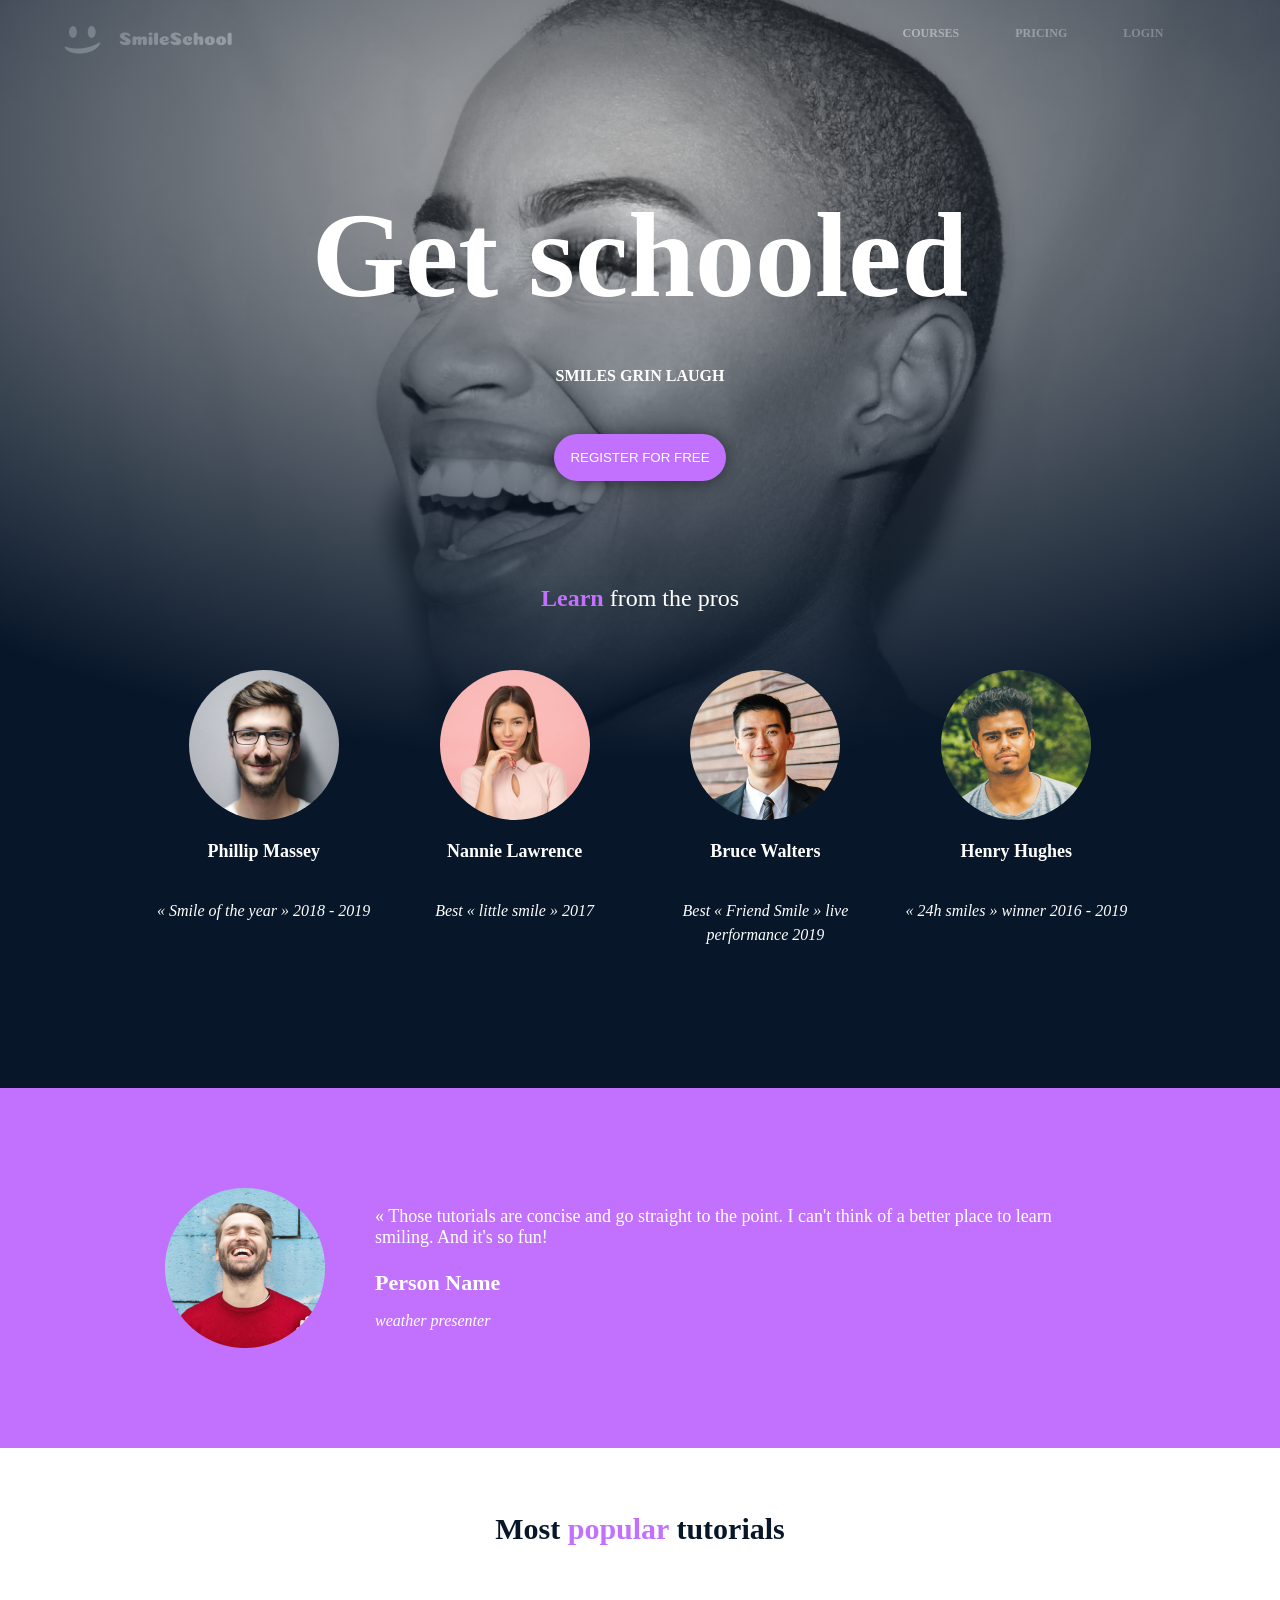
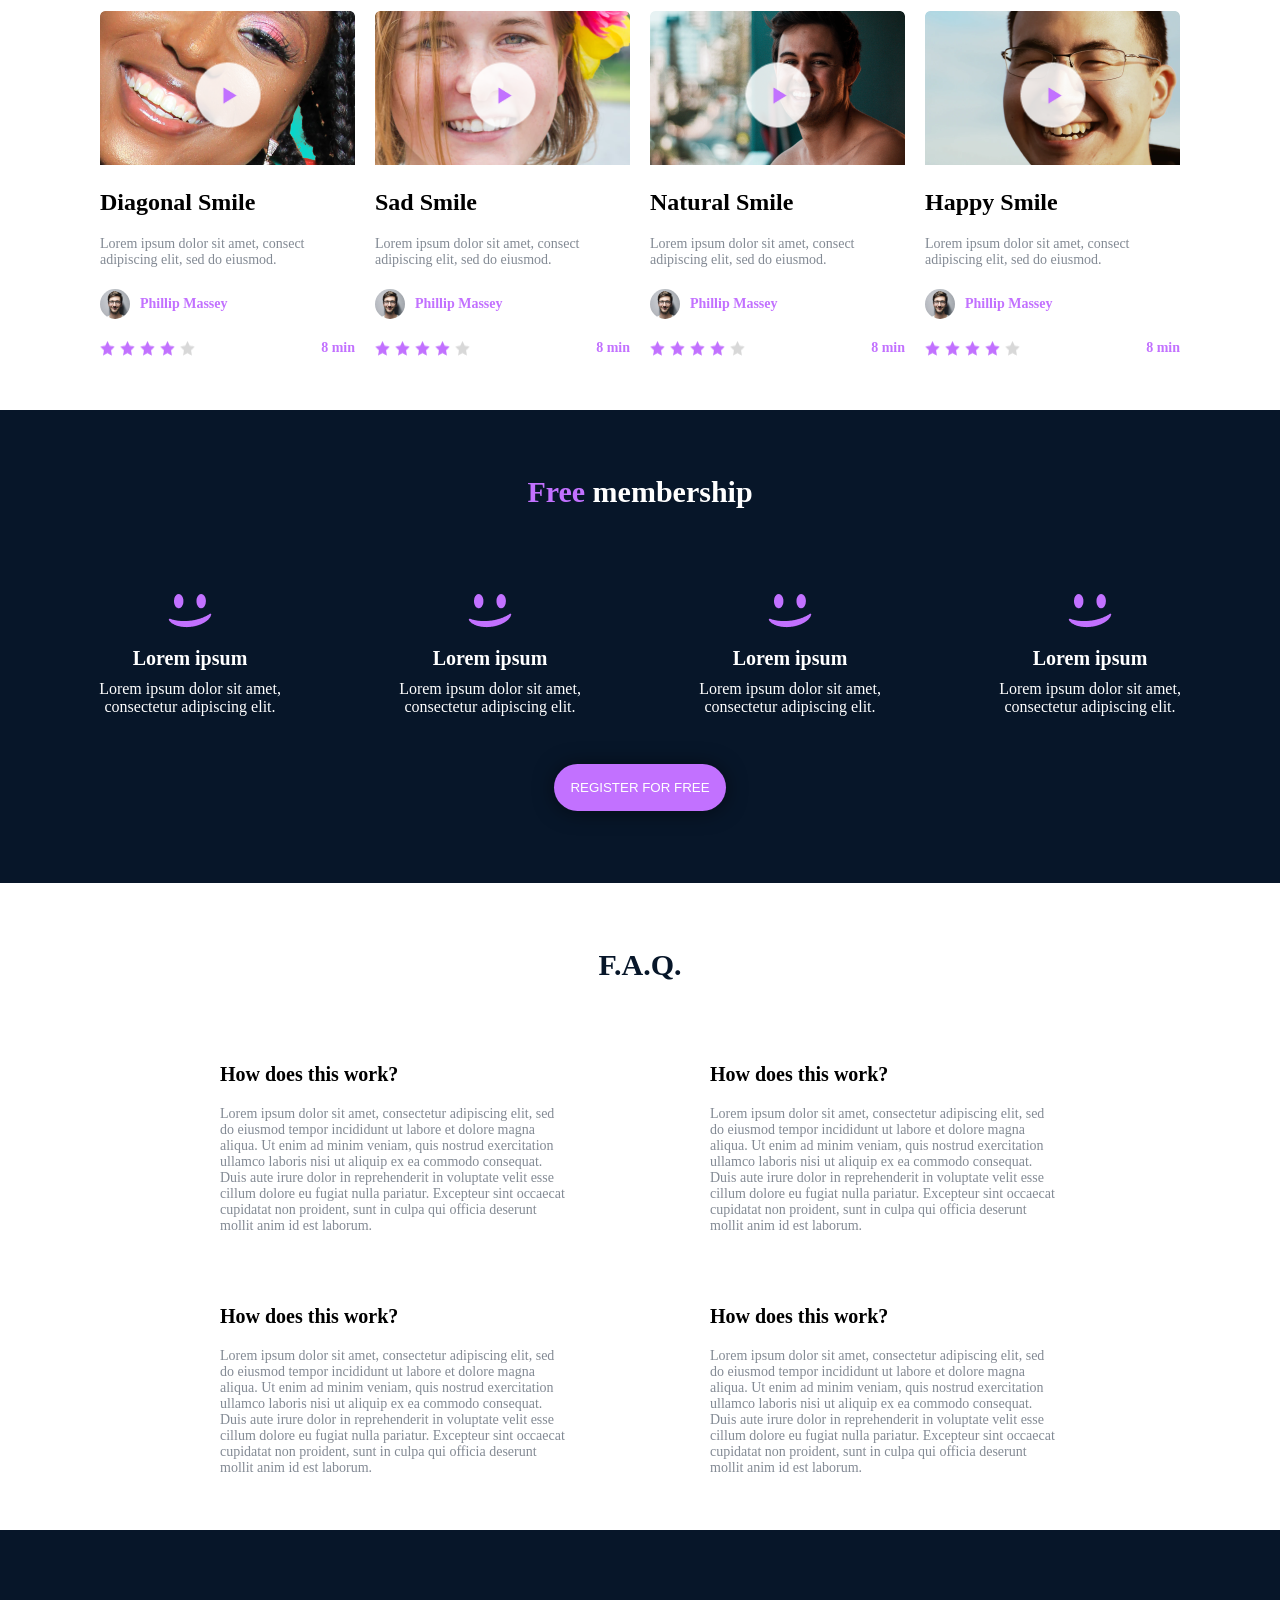
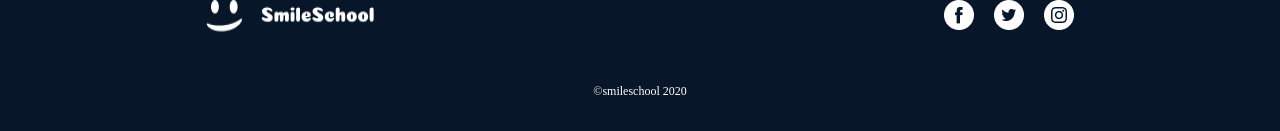
<file: css_advanced/index.html>
<!DOCTYPE html>
<html lang="en">

<head>
    <meta charset="UTF-8">
    <meta name="viewport" content="width=device-width, initial-scale=1.0">
    <title>Smile School Homepage</title>
    <link rel="stylesheet" href="styles.css">
</head>

<body>
    <header>
        <div>
            <a href="index.html">
                <img src="./images/logo.png" class="logo" alt="smile logo">
            </a>
        </div>
        <div class="nav-links">
            <a href="courses.html">COURSES</a>
            <a href="pricing.html">PRICING</a>
            <a href="login.html">LOGIN</a>
        </div>
    </header>
    <main>
        <!-- banner section -->
        <section class="banner">
            <div class="banner__learn">
                <h1>Get schooled</h1>
                <p>SMILES GRIN LAUGH</p>
                <button>REGISTER FOR FREE</button>
            </div>
            <div class="banner__courses">
                <h2><span class="dcolor">Learn</span> from the pros</h2>
                <div class="banner__courses__cards__container">
                    <div class="banner__courses__card">
                        <img src="./images/philip.png" alt="profile">
                        <h3>Phillip Massey</h3>
                        <p>« Smile of the year » 2018 - 2019</p>
                    </div>
                    <div class="banner__courses__card">
                        <img src="./images/nannie.png" alt="profile">
                        <h3>Nannie Lawrence</h3>
                        <p>Best « little smile » 2017</p>
                    </div>
                    <div class="banner__courses__card">
                        <img src="./images/bruce.png" alt="profile">
                        <h3>Bruce Walters</h3>
                        <p>Best « Friend Smile » live performance 2019</p>
                    </div>
                    <div class="banner__courses__card">
                        <img src="./images/henry.png" alt="profile">
                        <h3>Henry Hughes</h3>
                        <p>« 24h smiles » winner 2016 - 2019</p>
                    </div>
                </div>
            </div>
        </section>
        <!-- quote section -->
        <section class="quotes">
            <div class="quotes__inner">
                <img src="./images/avatar.png" alt="avatar">
                <div>
                    <blockquote>« Those tutorials are concise and go straight to the point. I can't think of a better
                        place to
                        learn smiling. And it's
                        so fun!</blockquote>
                    <p class="names">Person Name</p>
                    <p class="presenter">weather presenter</p>
                </div>
            </div>
        </section>
        <!-- videos section -->
        <section class="videos">
            <h1>Most <span class="dcolor">popular</span> tutorials</h1>
            <div class="videos__inner">
                <div>
                    <div class="preview">
                        <img src="./images/preview_diag.png" alt="Preview" class="preview__image">
                        <img src="./images/play.png" alt="play" class="play__button">
                    </div>
                    <h2>Diagonal Smile</h2>
                    <p>Lorem ipsum dolor sit amet, consect adipiscing elit, sed do eiusmod.</p>
                    <div class="profile">
                        <img src="./images/philip_sm.png" alt="profile">
                        <h3>Phillip Massey</h3>
                    </div>
                    <div class="ratings">
                        <!-- star ratings -->
                        <div>
                            <img src="./images/Star_1.png" alt="Star">
                            <img src="./images/Star_1.png" alt="Star">
                            <img src="./images/Star_1.png" alt="Star">
                            <img src="./images/Star_1.png" alt="Star">
                            <img src="./images/Star_5.png" alt="Star">
                        </div>
                        <p>8 min</p>
                    </div>
                </div>

                <div>
                    <div class="preview">
                        <img src="./images/preview_sad.png" alt="Preview" class="preview__image">
                        <img src="./images/play.png" alt="play" class="play__button">
                    </div>
                    <h2>Sad Smile</h2>
                    <p>Lorem ipsum dolor sit amet, consect adipiscing elit, sed do eiusmod.</p>
                    <div class="profile">
                        <img src="./images/philip_sm.png" alt="profile">
                        <h3>Phillip Massey</h3>
                    </div>
                    <div class="ratings">
                        <!-- star ratings -->
                        <div>
                            <img src="./images/Star_1.png" alt="Star">
                            <img src="./images/Star_1.png" alt="Star">
                            <img src="./images/Star_1.png" alt="Star">
                            <img src="./images/Star_1.png" alt="Star">
                            <img src="./images/Star_5.png" alt="Star">
                        </div>
                        <p>8 min</p>
                    </div>
                </div>


                <div>
                    <div class="preview">
                        <img src="./images/preview_nat.png" alt="Preview" class="preview__image">
                        <img src="./images/play.png" alt="play" class="play__button">
                    </div>
                    <h2>Natural Smile</h2>
                    <p>Lorem ipsum dolor sit amet, consect adipiscing elit, sed do eiusmod.</p>
                    <div class="profile">
                        <img src="./images/philip_sm.png" alt="profile">
                        <h3>Phillip Massey</h3>
                    </div>
                    <div class="ratings">
                        <!-- star ratings -->
                        <div>
                            <img src="./images/Star_1.png" alt="Star">
                            <img src="./images/Star_1.png" alt="Star">
                            <img src="./images/Star_1.png" alt="Star">
                            <img src="./images/Star_1.png" alt="Star">
                            <img src="./images/Star_5.png" alt="Star">
                        </div>
                        <p>8 min</p>
                    </div>
                </div>


                <div>
                    <div class="preview">
                        <img src="./images/preview_hap.png" alt="Preview" class="preview__image">
                        <img src="./images/play.png" alt="play" class="play__button">
                    </div>
                    <h2>Happy Smile</h2>
                    <p>Lorem ipsum dolor sit amet, consect adipiscing elit, sed do eiusmod.</p>
                    <div class="profile">
                        <img src="./images/philip_sm.png" alt="profile">
                        <h3>Phillip Massey</h3>
                    </div>
                    <div class="ratings">
                        <!-- star ratings -->
                        <div>
                            <img src="./images/Star_1.png" alt="Star">
                            <img src="./images/Star_1.png" alt="Star">
                            <img src="./images/Star_1.png" alt="Star">
                            <img src="./images/Star_1.png" alt="Star">
                            <img src="./images/Star_5.png" alt="Star">
                        </div>
                        <p>8 min</p>
                    </div>
                </div>
            </div>
        </section>
        <!-- membership section -->
        <section class="membership">
            <h1><span class="active">Free</span> membership</h1>
            <div class="row">
                <div>
                    <img src="./images/smile.png" alt="teacher1">
                    <h2>Lorem ipsum</h2>
                    <p>Lorem ipsum dolor sit amet, consectetur adipiscing elit.</p>
                </div>

                <div>
                    <img src="./images/smile.png" alt="smile">
                    <h2>Lorem ipsum</h2>
                    <p>Lorem ipsum dolor sit amet, consectetur adipiscing elit.</p>
                </div>

                <div>
                    <img src="./images/smile.png" alt="smile">
                    <h2>Lorem ipsum</h2>
                    <p>Lorem ipsum dolor sit amet, consectetur adipiscing elit.</p>
                </div>

                <div>
                    <img src="./images/smile.png" alt="smile">
                    <h2>Lorem ipsum</h2>
                    <p>Lorem ipsum dolor sit amet, consectetur adipiscing elit.</p>
                </div>
            </div>
            <button>REGISTER FOR FREE</button>
        </section>
        <!-- FAQ section -->
        <section class="faq">
            <h1>F.A.Q.</h1>
            <div class="faq__inner">
                <div>
                    <div>
                        <h2>How does this work?</h2>
                        <p>Lorem ipsum dolor sit amet, consectetur adipiscing elit, sed do eiusmod tempor incididunt ut
                            labore et dolore
                            magna
                            aliqua. Ut enim ad minim veniam, quis nostrud exercitation ullamco laboris nisi ut aliquip
                            ex ea commodo
                            consequat. Duis
                            aute irure dolor in reprehenderit in voluptate velit esse cillum dolore eu fugiat nulla
                            pariatur. Excepteur sint
                            occaecat cupidatat non proident, sunt in culpa qui officia deserunt mollit anim id est
                            laborum.</p>
                    </div>
                    <div>
                        <h2>How does this work?</h2>
                        <p>Lorem ipsum dolor sit amet, consectetur adipiscing elit, sed do eiusmod tempor incididunt ut
                            labore et dolore
                            magna
                            aliqua. Ut enim ad minim veniam, quis nostrud exercitation ullamco laboris nisi ut aliquip
                            ex ea commodo
                            consequat. Duis
                            aute irure dolor in reprehenderit in voluptate velit esse cillum dolore eu fugiat nulla
                            pariatur. Excepteur sint
                            occaecat cupidatat non proident, sunt in culpa qui officia deserunt mollit anim id est
                            laborum.</p>
                    </div>
                </div>
                <div>
                    <div>
                        <h2>How does this work?</h2>
                        <p>Lorem ipsum dolor sit amet, consectetur adipiscing elit, sed do eiusmod tempor incididunt ut
                            labore et dolore
                            magna
                            aliqua. Ut enim ad minim veniam, quis nostrud exercitation ullamco laboris nisi ut aliquip
                            ex ea commodo
                            consequat. Duis
                            aute irure dolor in reprehenderit in voluptate velit esse cillum dolore eu fugiat nulla
                            pariatur. Excepteur sint
                            occaecat cupidatat non proident, sunt in culpa qui officia deserunt mollit anim id est
                            laborum.</p>
                    </div>
                    <div>
                        <h2>How does this work?</h2>
                        <p>Lorem ipsum dolor sit amet, consectetur adipiscing elit, sed do eiusmod tempor incididunt ut
                            labore et dolore
                            magna
                            aliqua. Ut enim ad minim veniam, quis nostrud exercitation ullamco laboris nisi ut aliquip
                            ex ea commodo
                            consequat. Duis
                            aute irure dolor in reprehenderit in voluptate velit esse cillum dolore eu fugiat nulla
                            pariatur. Excepteur sint
                            occaecat cupidatat non proident, sunt in culpa qui officia deserunt mollit anim id est
                            laborum.</p>
                    </div>
                </div>
            </div>
        </section>
    </main>
    <footer>
        <div class="footer__inner">
            <div>
                <img src="./images/logo.png" alt="logo">
                <div>
                    <!-- social image links -->
                    <a href="#"><img src="./images/Facebook.png" alt="Facebook"></a>
                    <a href="#"><img src="./images/Twitter.png" alt="Twitter"></a>
                    <a href="#"><img src="./images/Instagram.png" alt="Instagram"></a>
                </div>
            </div>
            <p>©smileschool 2020</p>
        </div>
    </footer>
</body>

</html>
</file>
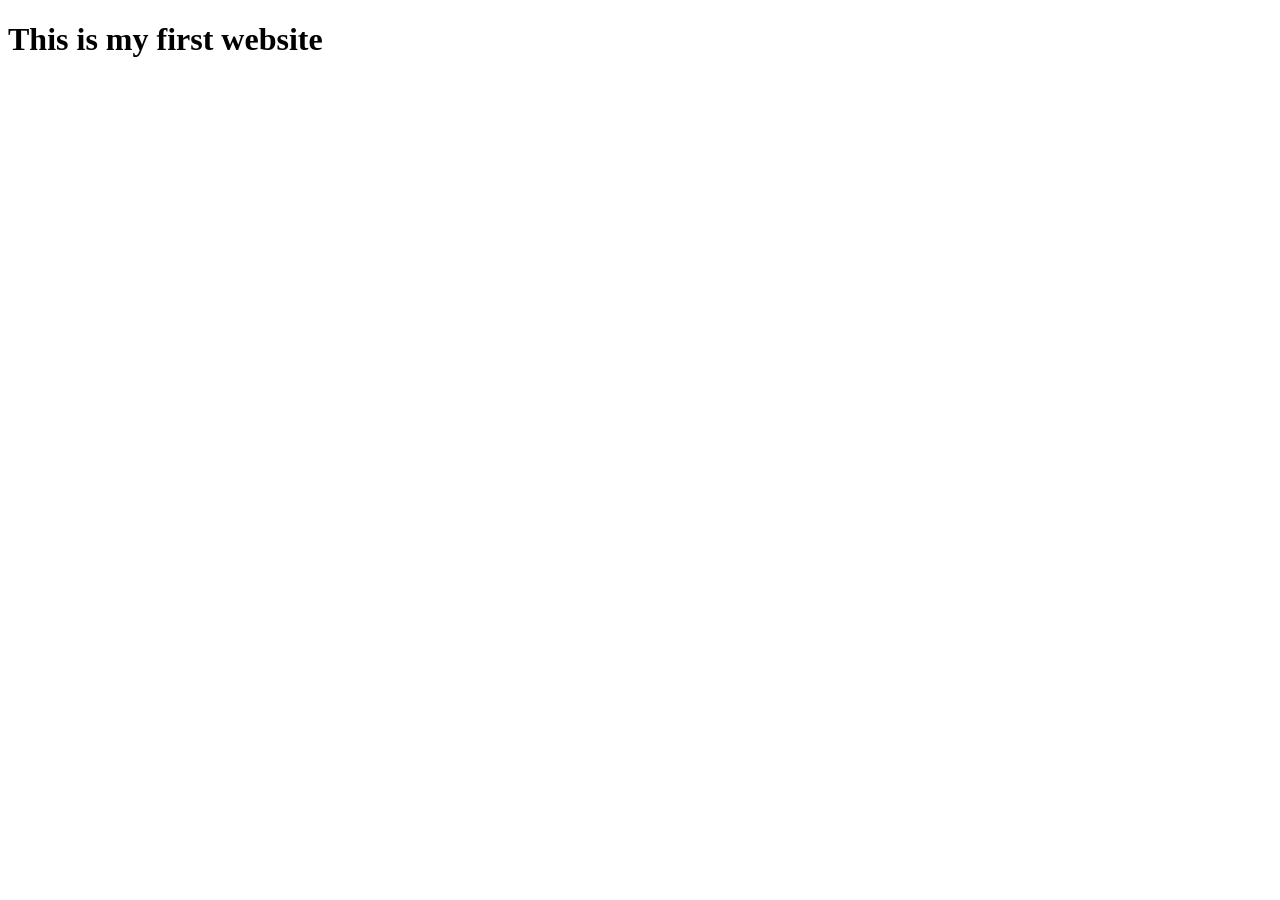
<file: html_basic/base_index.html>
<!DOCTYPE html>
<html lang="en">
<head>
    <meta charset="UTF-8">
    <meta name="viewport" content="width=device-width, initial-scale=1.0">
    <title>Document</title>
</head>
<body>
    <h1>This is my first website</h1>
</body>
</html>
</file>
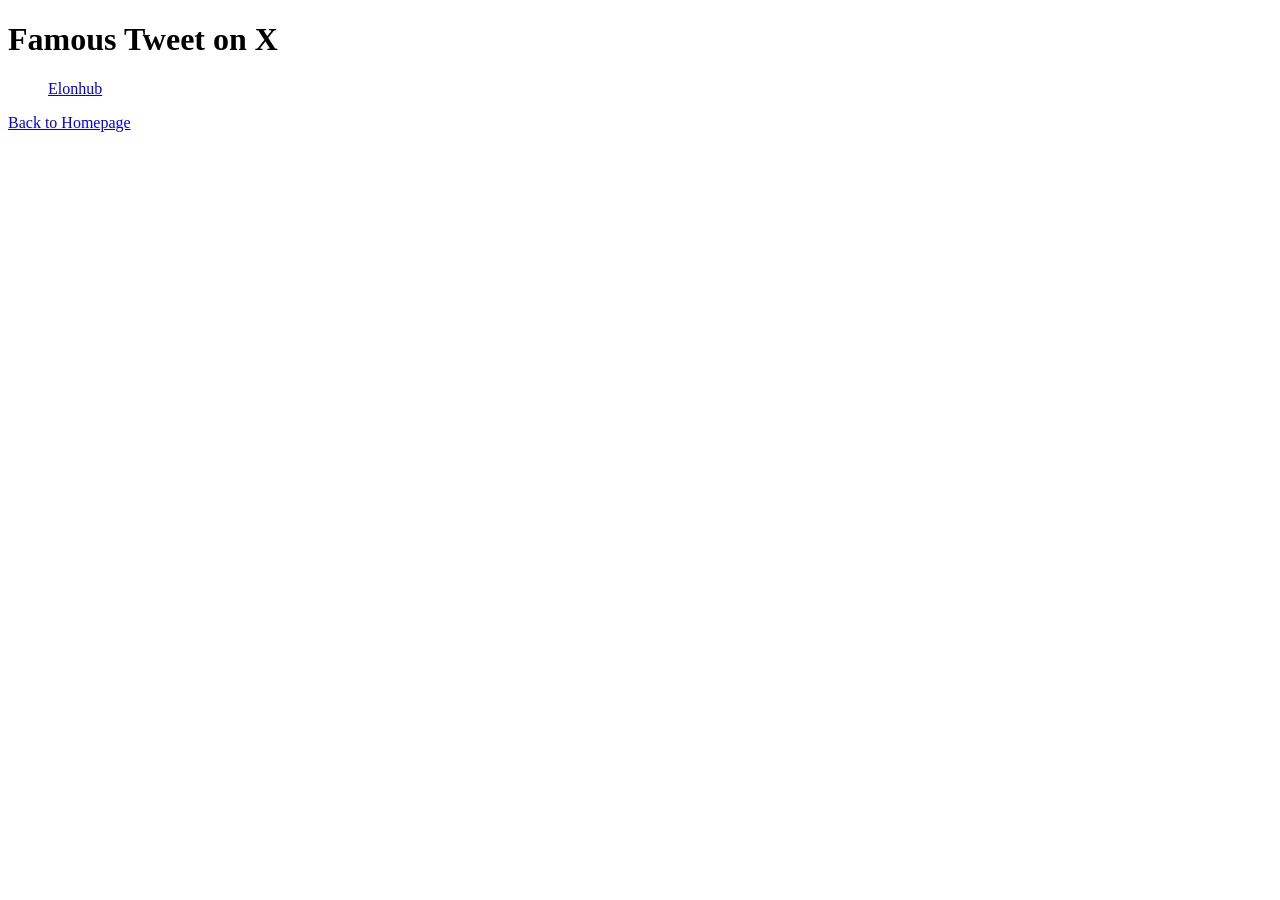
<file: html_basic/tweets.html>
<!DOCTYPE html>
<html lang="en">
<head>
    <meta charset="UTF-8">
    <meta name="viewport" content="width=device-width, initial-scale=1.0">
    <title>Document</title>
    
</head>
<body>
    <h1>Famous Tweet on X</h1>
      <blockquote><a href="https://twitter.com/elonmusk/status/1748598958253875709?t=iTwUBaubcXOozLU-nVpq2A&s=19">Elonhub</a></blockquote> 
      <a href="index.html">Back to Homepage</a>

</body>
</html>
</file>
<file: css_advanced/styles.css>
body {
  padding: 0;
  margin: 0;
  font-family: "Source Sans Pro";
  font-style: normal;
}

header {
  display: flex;
  flex-direction: row;
  flex: auto;
  background-image: url("./images/banner.png");
  background-repeat: no-repeat;
  background-size: cover;
  padding: 2% 5% 2% 5%;
  filter: grayscale(100%);
  position: absolute;
  left: -0.025%;
  right: -0.025%;
  top: 0%;
  justify-content: space-between;
  bottom: -26.48%;
  height: 100vh;
}

.nav-links {
  font-weight: 700;
  font-size: 12px;
}

.nav-links > a {
  font-weight: 700;
  font-size: 12px;
  line-height: 15px;
  color: #ffffff;
  padding-right: 53px;
  text-transform: uppercase;
  text-decoration: none;
}

.banner {
  left: 20%;
  right: 20%;
  display: flex;
  flex-direction: column;
  background: radial-gradient(
    85.9% 55.9% at 50% 14.1%,
    rgba(41, 48, 61, 0.0001) 0%,
    #071629 100%
  );
  color: white;
}

.banner__learn {
  display: flex;
  flex-direction: column;
  padding-top: 5rem;
}

.banner__learn > h1 {
  height: 151px;
  font-weight: 700;
  font-size: 120px;
  line-height: 151px;
  text-align: center;
  color: #ffffff;
  z-index: 20;
}

.banner__learn > p {
  height: 20px;
  position: relative;
  margin-top: -5%;
  text-align: center;
  font-weight: 700;
  font-size: 16px;
  line-height: 20px;
  color: #ffffff;
  display: flex;
  justify-content: space-around;
  margin-left: 38%;
  margin-right: 38%;
}

.banner__learn > button,
.membership button {
  background: #c271ff;
  border-radius: 25px;
  border: none;
  padding: 0.7rem;
  color: white;
  font-weight: 500;
  box-shadow: 0px 1px 20px rgba(0, 0, 0, 0.5);
  position: relative;
  align-self: center;
  margin: 2rem;
  padding: 1rem;
  cursor: pointer;
}

.dcolor {
  color: #c271ff;
}

.banner__courses {
  padding: 1%;
  display: flex;
  flex-direction: column;
  z-index: 20;
}

.banner__courses > h2 {
  align-self: center;
  padding: 2rem;
  font-weight: 300;
  line-height: 40px;
}

.banner__courses .dcolor {
  font-weight: 700;
}

.banner__courses__cards__container {
  display: flex;
  flex-direction: row;
  justify-content: center;
}

.banner__courses__card {
  width: 20%;
  margin-bottom: 7rem;
  display: flex;
  flex-direction: column;
  justify-content: center;
  align-items: center;
}

.banner__courses__card > img {
  border-radius: 50%;
  max-width: 80%;
}

.banner__courses__card > h3 {
  font-style: normal;
  font-weight: 900;
  font-size: 18px;
  line-height: 27px;
  text-align: center;
  color: #ffffff;
}

.banner__courses__card > p {
  height: 48px;
  font-family: "Source Sans Pro";
  font-style: italic;
  font-weight: 400;
  font-size: 16px;
  line-height: 24px;
  text-align: center;
  color: #ffffff;
}

main {
  position: relative;
  display: flex;
  flex-direction: column;
  margin: 0;
}

.quotes {
  padding: 100px;
  background-color: #c271ff;
}

.quotes__inner {
  display: flex;
  flex-direction: row;
  justify-content: center;
}

.quotes__inner img {
  height: 160px;
  width: 160px;
}

.quotes__inner > div {
  margin-left: 50px;
  color: white;
}

.quotes__inner blockquote {
  max-width: 700px;
  font-size: 18px;
  margin-left: 0;
}

.quotes__inner .names {
  font-weight: 700;
  font-size: 22px;
  margin-bottom: 0;
}

.quotes__inner .presenter {
  font-style: italic;
}

.videos {
  background-color: white;
  padding: 40px;
}

.videos > h1 {
  font-size: 30px;
  font-weight: 700;
  text-align: center;
  color: #071629;
}

.videos__inner {
  display: flex;
  flex-direction: row;
  justify-content: space-between;
  padding-top: 40px;
  max-width: 90%;
  margin: auto;
}

.videos__inner > div {
  max-width: 255px;
}

.videos__inner .preview {
  position: relative;
}

.videos__inner > div > .preview img.preview__image {
  width: 100%;
  height: 154px;
  border-radius: 5px 5px 0px 0px;
  margin-bottom: 10px;
  object-fit: cover;
}

.videos__inner > div > .preview img.play__button {
  position: absolute;
  top: 50%;
  left: 50%;
  transform: translate(-50%, -50%);
  height: 65px;
  width: 65px;
  cursor: pointer;
}

.videos__inner > div > h2 {
  margin-top: 10px;
}

.videos__inner > div > p {
  color: #07162980;
  font-size: 14px;
}

.videos__inner .profile {
  display: flex;
  flex-direction: row;
  align-items: center;
}

.videos__inner .profile img {
  height: 30px;
  width: 30px;
  border-radius: 100%;
}

.videos__inner .profile h3 {
  margin-left: 10px;
  color: #c271ff;
  font-size: 14px;
  font-weight: 600;
}

.videos__inner .ratings {
  display: flex;
  flex-direction: row;
  justify-content: space-between;
  align-items: center;
}

.videos__inner .ratings > div {
  display: flex;
  flex-direction: row;
}

.videos__inner .ratings > div img {
  margin-right: 5px;
  height: 15px;
  width: 15px;
}

.videos__inner .ratings > p {
  color: #c271ff;
  font-size: 14px;
  font-weight: 600;
}

.membership {
  background-color: #071629;
  padding: 40px;
  display: flex;
  flex-direction: column;
  justify-content: center;
}

.membership > h1 {
  color: white;
  font-size: 30px;
  font-weight: 700;
  text-align: center;
}

.membership > h1 > span {
  color: #c271ff;
}

.membership .row {
  display: flex;
  flex-direction: row;
  justify-content: space-around;
  padding-top: 60px;
}

.membership .row > div {
  max-width: 220px;
  color: white;
  display: flex;
  flex-direction: column;
  align-items: center;
  justify-content: center;
}

.membership .row > div > h2 {
  font-size: 20px;
  font-weight: 700;
  margin-bottom: 0;
  margin-bottom: 10px;
  text-align: center;
}

.membership .row > div > p {
  font-size: 16px;
  font-weight: 400;
  margin-top: 0;
  text-align: center;
}

.faq {
  background-color: white;
  padding: 40px;
}

.faq > h1 {
  font-size: 30px;
  font-weight: 700;
  text-align: center;
  color: #071629;
}

.faq__inner > div {
  display: flex;
  flex-direction: row;
  justify-content: space-between;
  padding-top: 40px;
  max-width: 70%;
  margin: auto;
}

.faq__inner > div > div {
  max-width: 350px;
}

.faq__inner > div > div > h2 {
  font-size: 20px;
  font-weight: 700;
  margin-bottom: 0;
  margin-bottom: 20px;
  text-align: left;
}

.faq__inner > div > div > p {
  font-size: 14px;
  font-weight: 400;
  margin-top: 0;
  text-align: left;
  color: #07162980;
}

footer {
  background-color: #071629;
  padding: 20px;
}

.footer__inner > div {
  display: flex;
  flex-direction: row;
  justify-content: space-between;
  max-width: 70%;
  margin: auto;
  margin-top: 50px;
  margin-bottom: 50px;
}

.footer__inner > div > div {
  display: flex;
  flex-direction: row;
}

.footer__inner > div > div a {
  margin-left: 20px;
}

.footer__inner > p {
  text-align: center;
  font-size: 12px;
  color: white;
}

/* make the homepage responsive on mobile screens */

@media only screen and (max-width: 600px) {
  header {
    background-size: 100% 100%;
    padding: 2% 5% 2% 5%;
  }

  .banner {
    left: 0;
    right: 0;
    margin-bottom: 0;
  }

  .banner__learn > h1 {
    font-size: 60px;
    line-height: 75px;
  }

  .banner__learn > p {
    font-size: 12px;
    line-height: 15px;
    margin-left: 20%;
    margin-right: 20%;
  }

  .banner__courses > h2 {
    font-size: 16px;
    line-height: 20px;
  }

  .banner__courses__card {
    width: 100%;
    margin-bottom: 2rem;
  }

  .banner__courses__card > h3 {
    font-size: 14px;
    line-height: 21px;
  }

  .banner__courses__card > p {
    font-size: 12px;
    line-height: 18px;
  }

  .quotes {
    padding: 40px;
  }

  .quotes__inner img {
    height: 80px;
    width: 80px;
  }

  .quotes__inner > div {
    margin-left: 20px;
  }

  .quotes__inner blockquote {
    font-size: 14px;
  }

  .quotes__inner .names {
    font-size: 16px;
  }

  .quotes__inner .presenter {
    font-size: 14px;
  }

  .videos {
    padding: 20px;
  }

  .videos > h1 {
    font-size: 20px;
  }

  .videos__inner {
    flex-direction: column;
  }

  .videos__inner > div {
    max-width: 100%;
    margin-bottom: 20px;
  }

  .videos__inner > div > .preview img.preview__image {
    height: 100px;
  }

  .videos__inner > div > .preview img.play__button {
    height: 40px;
    width: 40px;
  }

  .videos__inner > div > h2 {
    font-size: 16px;
  }

  .videos__inner > div > p {
    font-size: 12px;
  }

  .videos__inner .profile img {
    height: 20px;
    width: 20px;
  }

  .videos__inner .profile h3 {
    font-size: 12px;
  }

  .videos__inner .ratings > div img {
    height: 10px;
    width: 10px;
  }

  .videos__inner .ratings > p {
    font-size: 12px;
  }

  .membership {
    padding: 20px;
  }

  .membership > h1 {
    font-size: 20px;
  }

  .membership .row {
    flex-direction: column;
    padding-top: 40px;
  }

  .membership .row > div {
    max-width: 100%;
    margin-bottom: 20px;
  }

  .membership .row > div > h2 {
    font-size: 16px;
  }

  .membership .row > div > p {
    font-size: 12px;
  }

  .faq {
    padding: 20px;
  }

  .faq > h1 {
    font-size: 20px;
  }

  .faq__inner > div {
    flex-direction: column;
  }

  .faq__inner > div > div {
    max-width: 100%;
    margin-bottom: 20px;
  }

  .faq__inner > div > div > h2 {
    font-size: 16px;
  }

  .faq__inner > div > div > p {
    font-size: 12px;
  }

  footer {
    padding: 10px;
  }

  .footer__inner > div {
    flex-direction: column;
  }

  .footer__inner > div > div {
    margin: 20px auto;
  }

  .footer__inner > p {
    font-size: 10px;
  }

  .nav-links > a {
    padding-right: 20px;
  }

  .banner__learn > button,
  .membership button {
    padding: 0.5rem;
    margin: 1rem;
  }
}
</file>
